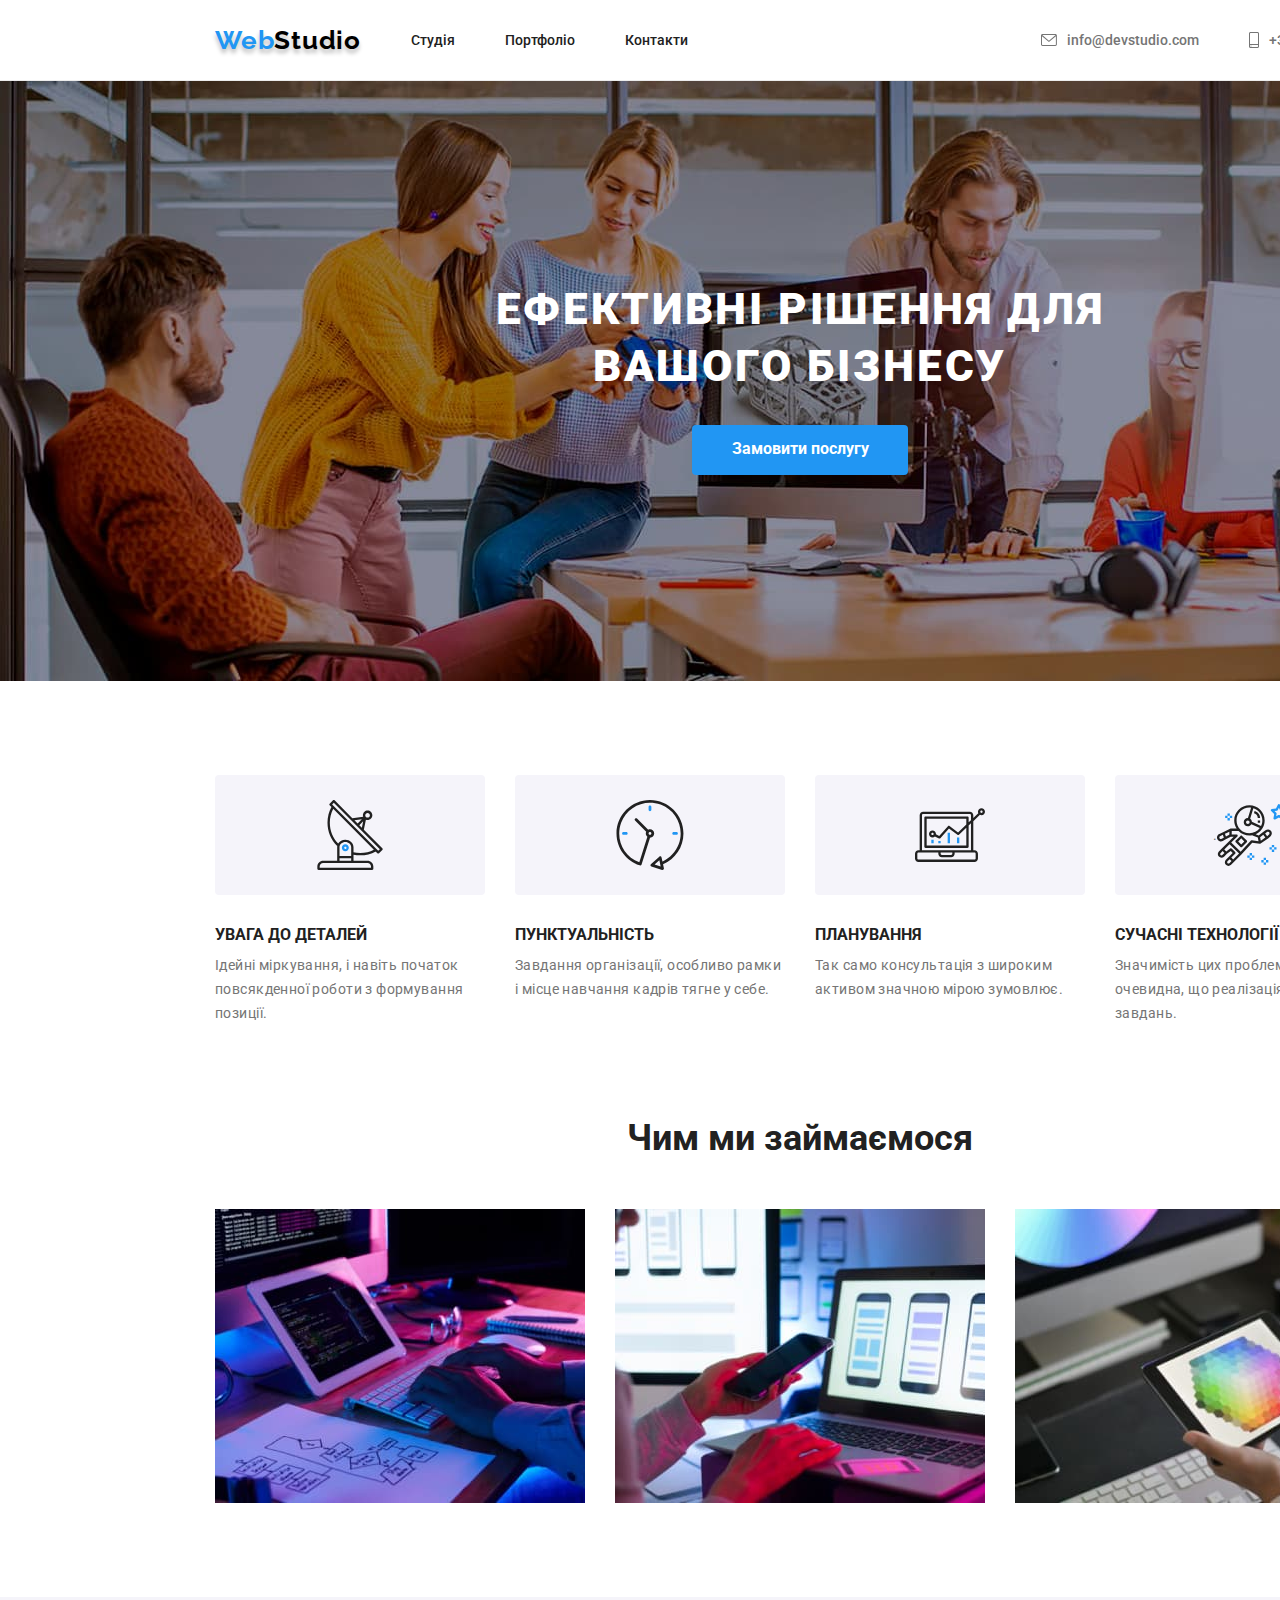
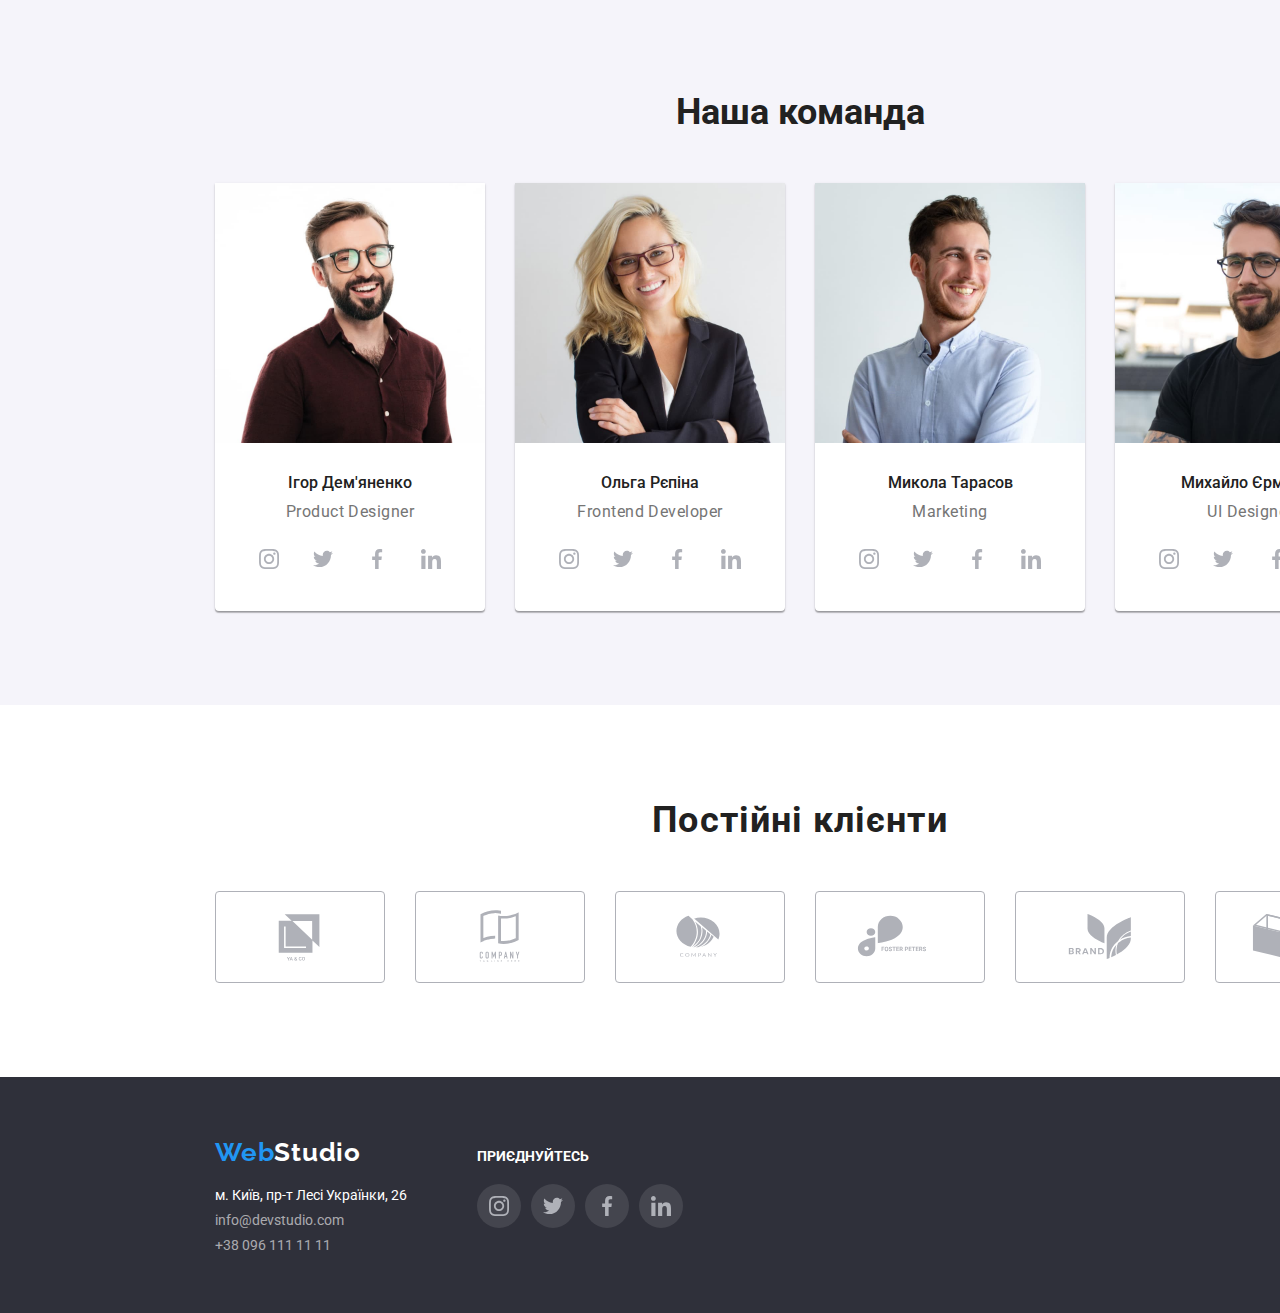
<file: index.html>
<!DOCTYPE html>
<html lang="en">
<head>
    <meta charset="UTF-8">
    <meta name="viewport" content="width=device-width, initial-scale=1.0">
    <title>Studio</title>
    <link rel="stylesheet" href="https://cdnjs.cloudflare.com/ajax/libs/modern-normalize/2.0.0/modern-normalize.min.css">
    <link rel="stylesheet" href="./css/style.css">
    <link rel="preconnect" href="https://fonts.googleapis.com">
    <link rel="preconnect" href="https://fonts.gstatic.com" crossorigin>
    <link href="https://fonts.googleapis.com/css2?family=Raleway:wght@700&family=Roboto:wght@400;500;700;900&display=swap" rel="stylesheet">
</head>
<body>

    <!-- header -->

    <header class="header">
        <div class="container">
            <div class="header-section">
                <nav class="header-nav">
                    <a class="logo" href="./index.html">Web<span class="part">Studio</span></a>
                    <ul class="link-list">
                        <li><a class="link" href="./index.html">Студія</a></li>
                        <li><a class="link" href="./portfolio.html">Портфоліо</a></li>
                        <li><a class="link" href="#">Контакти</a></li>
                    </ul>
                </nav>
                    <ul class="contact-list">
                        <li class="contact-item"><a class="contact envelope" href="mailto:info@devstudio.com">
                            <svg width="16" height="12">
                                <use href="./images/symbol-defs.svg#icon-envelope"></use>
                            </svg>info@devstudio.com</a>
                        </li>
                        <li class="contact-item"><a class="contact smartphone" href="tel:+38 096 111 11 11">
                            <svg width="10" height="16">
                                <use href="./images/symbol-defs.svg#icon-smartphone"></use>
                            </svg>+38 096 111 11 11</a>
                        </li>
                    </ul>
            </div>
        </div>
    </header>

    <!-- main -->

    <main>
        <section class="hero">
            <div class="container">
                <h1 class="hero-title">Ефективні рішення для<br>вашого бізнесу</br></h1>
                <a class="button" href="#">Замовити послугу</a>
            </div>
        </section>

    <!-- advanced -->

        <section class="advanced">
            <div class="container">
                <h2 class="visually-hidden">Переваги</h2>
                <ul class="advanced-list">
                    <li class="advanced-item">
                        <div class="advanced-icon">
                            <svg width="70" height="70">
                                <use href="./images/symbol-defs.svg#icon-antenna"></use>
                            </svg>
                        </div>
                        <h3 class="advanced-title">Увага до деталей</h3>
                        <p class="advanced-text">Ідейні міркування, і навіть початок повсякденної роботи з формування позиції.</p>
                    </li>
                    <li class="advanced-item">
                        <div class="advanced-icon">
                            <svg width="70" height="70">
                                <use href="./images/symbol-defs.svg#icon-clock"></use>
                            </svg>
                        </div>
                        <h3 class="advanced-title">Пунктуальність</h3>
                        <p class="advanced-text">Завдання організації, особливо рамки і місце навчання кадрів тягне у себе.</p>
                    </li>
                    <li class="advanced-item">
                        <div class="advanced-icon">
                            <svg width="70" height="70">
                                <use href="./images/symbol-defs.svg#icon-diagram"></use>
                            </svg>
                        </div>
                        <h3 class="advanced-title">Планування</h3>
                        <p class="advanced-text">Так само консультація з широким активом значною мірою зумовлює.</p>
                    </li>
                    <li class="advanced-item">
                        <div class="advanced-icon"> .
                            <svg width="70" height="70">
                                <use href="./images/symbol-defs.svg#icon-astronaut"></use>
                            </svg>
                        </div>
                        <h3 class="advanced-title">Сучасні технології</h3>
                        <p class="advanced-text">Значимість цих проблем настільки очевидна, що реалізація планових завдань.</p>
                    </li>
                </ul>
            </div>
        </section>

    <!-- photo -->

        <section class="photo">
            <div class="container">
                <h2 class="photo-title">Чим ми займаємося</h2>
                <ul class="photo-list">
                    <li><img src="./images/project1.jpg" alt="project1" width="370"></li>
                    <li><img src="./images/project2.jpg" alt="project2" width="370"></li>
                    <li><img src="./images/project3.jpg" alt="project3" width="370"></li>
                </ul>
            </div>
        </section>

    <!-- team -->

        <section class="team">
            <div class="container">
                <h2 class="team-title">Наша команда</h2>
                <ul class="team-card-list">
                    <li class="team-card-item">
                        <img src="./images/teammate1.jpg" alt="teammate1" width="270">
                        <div class="card">
                            <h3 class="name-title">Ігор Дем'яненко</h3>
                            <p class="team-text">Product Designer</p>
                            <ul class="team-icon-list">
                                <li class="team-icon-list-item">
                                    <a class="team-icon-link" href="#"><svg width="20" height="20">
                                        <use href="./images/symbol-defs.svg#icon-instagram"></use>
                                    </svg></a>
                                </li>
                                <li class="team-icon-list-item">
                                    <a class="team-icon-link" href="#"><svg width="20" height="20">
                                        <use href="./images/symbol-defs.svg#icon-twitter"></use>
                                    </svg></a>
                                </li>
                                <li class="team-icon-list-item">
                                    <a class="team-icon-link" href="#"><svg width="20" height="20">
                                        <use href="./images/symbol-defs.svg#icon-facebook"></use>
                                    </svg></a>
                                </li>
                                <li class="team-icon-list-item">
                                    <a class="team-icon-link" href="#"><svg width="20" height="20">
                                        <use href="./images/symbol-defs.svg#icon-linkedin"></use>
                                    </svg></a>
                                </li>
                            </ul>
                        </div>
                    </li>
                    <li class="team-card-item">
                        <img src="./images/teammate2.jpg" alt="teammate2" width="270">
                        <div class="card">
                            <h3 class="name-title">Ольга Рєпіна</h3>
                            <p class="team-text">Frontend Developer</p>
                            <ul class="team-icon-list">
                                <li class="team-icon-list-item">
                                    <a class="team-icon-link" href="#"><svg width="20" height="20">
                                        <use href="./images/symbol-defs.svg#icon-instagram"></use>
                                    </svg></a>
                                </li>
                                <li class="team-icon-list-item">
                                    <a class="team-icon-link" href="#"><svg width="20" height="20">
                                        <use href="./images/symbol-defs.svg#icon-twitter"></use>
                                    </svg></a>
                                </li>
                                <li class="team-icon-list-item">
                                    <a class="team-icon-link" href="#"><svg width="20" height="20">
                                        <use href="./images/symbol-defs.svg#icon-facebook"></use>
                                    </svg></a>
                                </li>
                                <li class="team-icon-list-item">
                                    <a class="team-icon-link" href="#"><svg width="20" height="20">
                                        <use href="./images/symbol-defs.svg#icon-linkedin"></use>
                                    </svg></a>
                                </li>
                            </ul>
                        </div>
                    </li>
                    <li class="team-card-item">
                        <img src="./images/teammate3.jpg" alt="teammate3" width="270">
                        <div class="card">
                            <h3 class="name-title">Микола Тарасов</h3>
                            <p class="team-text">Marketing</p>
                            <ul class="team-icon-list">
                                <li class="team-icon-list-item">
                                    <a class="team-icon-link" href="#"><svg width="20" height="20">
                                        <use href="./images/symbol-defs.svg#icon-instagram"></use>
                                    </svg></a>
                                </li>
                                <li class="team-icon-list-item">
                                    <a class="team-icon-link" href="#"><svg width="20" height="20">
                                        <use href="./images/symbol-defs.svg#icon-twitter"></use>
                                    </svg></a>
                                </li>
                                <li class="team-icon-list-item">
                                    <a class="team-icon-link" href="#"><svg width="20" height="20">
                                        <use href="./images/symbol-defs.svg#icon-facebook"></use>
                                    </svg></a>
                                </li>
                                <li class="team-icon-list-item">
                                    <a class="team-icon-link" href="#"><svg width="20" height="20">
                                        <use href="./images/symbol-defs.svg#icon-linkedin"></use>
                                    </svg></a>
                                </li>
                            </ul>
                        </div>
                    </li>
                    <li class="team-card-item">
                        <img src="./images/teammate4.jpg" alt="teammate4" width="270">
                        <div class="card">
                            <h3 class="name-title">Михайло Єрмаков</h3>
                            <p class="team-text">UI Designer</p>
                            <ul class="team-icon-list">
                                <li class="team-icon-list-item">
                                    <a class="team-icon-link" href="#"><svg width="20" height="20">
                                        <use href="./images/symbol-defs.svg#icon-instagram"></use>
                                    </svg></a>
                                </li>
                                <li class="team-icon-list-item">
                                    <a class="team-icon-link" href="#"><svg width="20" height="20">
                                        <use href="./images/symbol-defs.svg#icon-twitter"></use>
                                    </svg></a>
                                </li>
                                <li class="team-icon-list-item">
                                    <a class="team-icon-link" href="#"><svg width="20" height="20">
                                        <use href="./images/symbol-defs.svg#icon-facebook"></use>
                                    </svg></a>
                                </li>
                                <li class="team-icon-list-item">
                                    <a class="team-icon-link" href="#"><svg width="20" height="20">
                                        <use href="./images/symbol-defs.svg#icon-linkedin"></use>
                                    </svg></a>
                                </li>
                            </ul>
                        </div>
                    </li>
                </ul>
            </div>
        </section>

    <!-- clients -->
    
        <section class="clients">
            <div class="container">
                <h2 class="clients-title">Постійні клієнти</h2>
                <ul class="clients-list">
                    <li class="clients-item">
                        <a class="clients-link" href="#"><svg width="106" height="60">
                            <use href="./images/symbol-defs.svg#icon-Logo1"></use>
                        </svg></a>
                    </li>
                    <li class="clients-item">
                        <a class="clients-link" href="#"><svg width="106" height="60">
                            <use href="./images/symbol-defs.svg#icon-Logo2"></use>
                    </svg></a>
                    </li>
                    <li class="clients-item">
                        <a class="clients-link" href="#"><svg width="106" height="60">
                            <use href="./images/symbol-defs.svg#icon-Logo3"></use>
                    </svg></a>
                    </li>
                    <li class="clients-item">
                        <a class="clients-link" href="#"><svg width="106" height="60">
                            <use href="./images/symbol-defs.svg#icon-Logo4"></use>
                    </svg></a>
                    </li>
                    <li class="clients-item">
                        <a class="clients-link" href="#"><svg width="106" height="60">
                            <use href="./images/symbol-defs.svg#icon-Logo5"></use>
                    </svg></a>
                    </li>
                    <li class="clients-item">
                        <a class="clients-link" href="#"><svg width="106" height="60">
                            <use href="./images/symbol-defs.svg#icon-Logo6"></use>
                    </svg></a>
                    </li>
                </ul>
            </div>
        </section>
    </main>

    <!-- footer -->

    <footer class="footer">
        <div class="container footer-nav">
            <div>
                <a class="logo" href="./index.html">Web<span class="part">Studio</span></a>
                <address class="address">
                    <ul class="address-list">
                        <li><a class="link" href="https://goo.gl/maps/CPtrU1FHBa2aNyZL9" target="_blank" rel="noopener noreferrer nofollow">м. Київ, пр-т Лесі Українки, 26</a></li>
                        <li><a class="contact" href="#">info@devstudio.com</a></li>
                        <li><a class="contact" href="#">+38 096 111 11 11</a></li>
                    </ul>
                </address>
            </div>
            <div>
                <h2 class="join-title">Приєднуйтесь</h2>
                <ul class="join-list">
                    <li class="join-item">
                        <a class="join-link" href="#"><svg width="20" height="20">
                            <use href="./images/symbol-defs.svg#icon-instagram"></use>
                        </svg></a>
                    </li>
                    <li class="join-item">
                        <a class="join-link" href="#"><svg width="20" height="20">
                            <use href="./images/symbol-defs.svg#icon-twitter"></use>
                        </svg></a>
                    </li>
                    <li class="join-item">
                        <a class="join-link" href="#"><svg width="20" height="20">
                            <use href="./images/symbol-defs.svg#icon-facebook"></use>
                        </svg></a>
                    </li>
                    <li class="join-item">
                        <a class="join-link" href="#"><svg width="20" height="20">
                            <use href="./images/symbol-defs.svg#icon-linkedin"></use>
                        </svg></a>
                    </li>
                </ul>
            </div>
        </div>
    </footer>
</body>
</html>
</file>
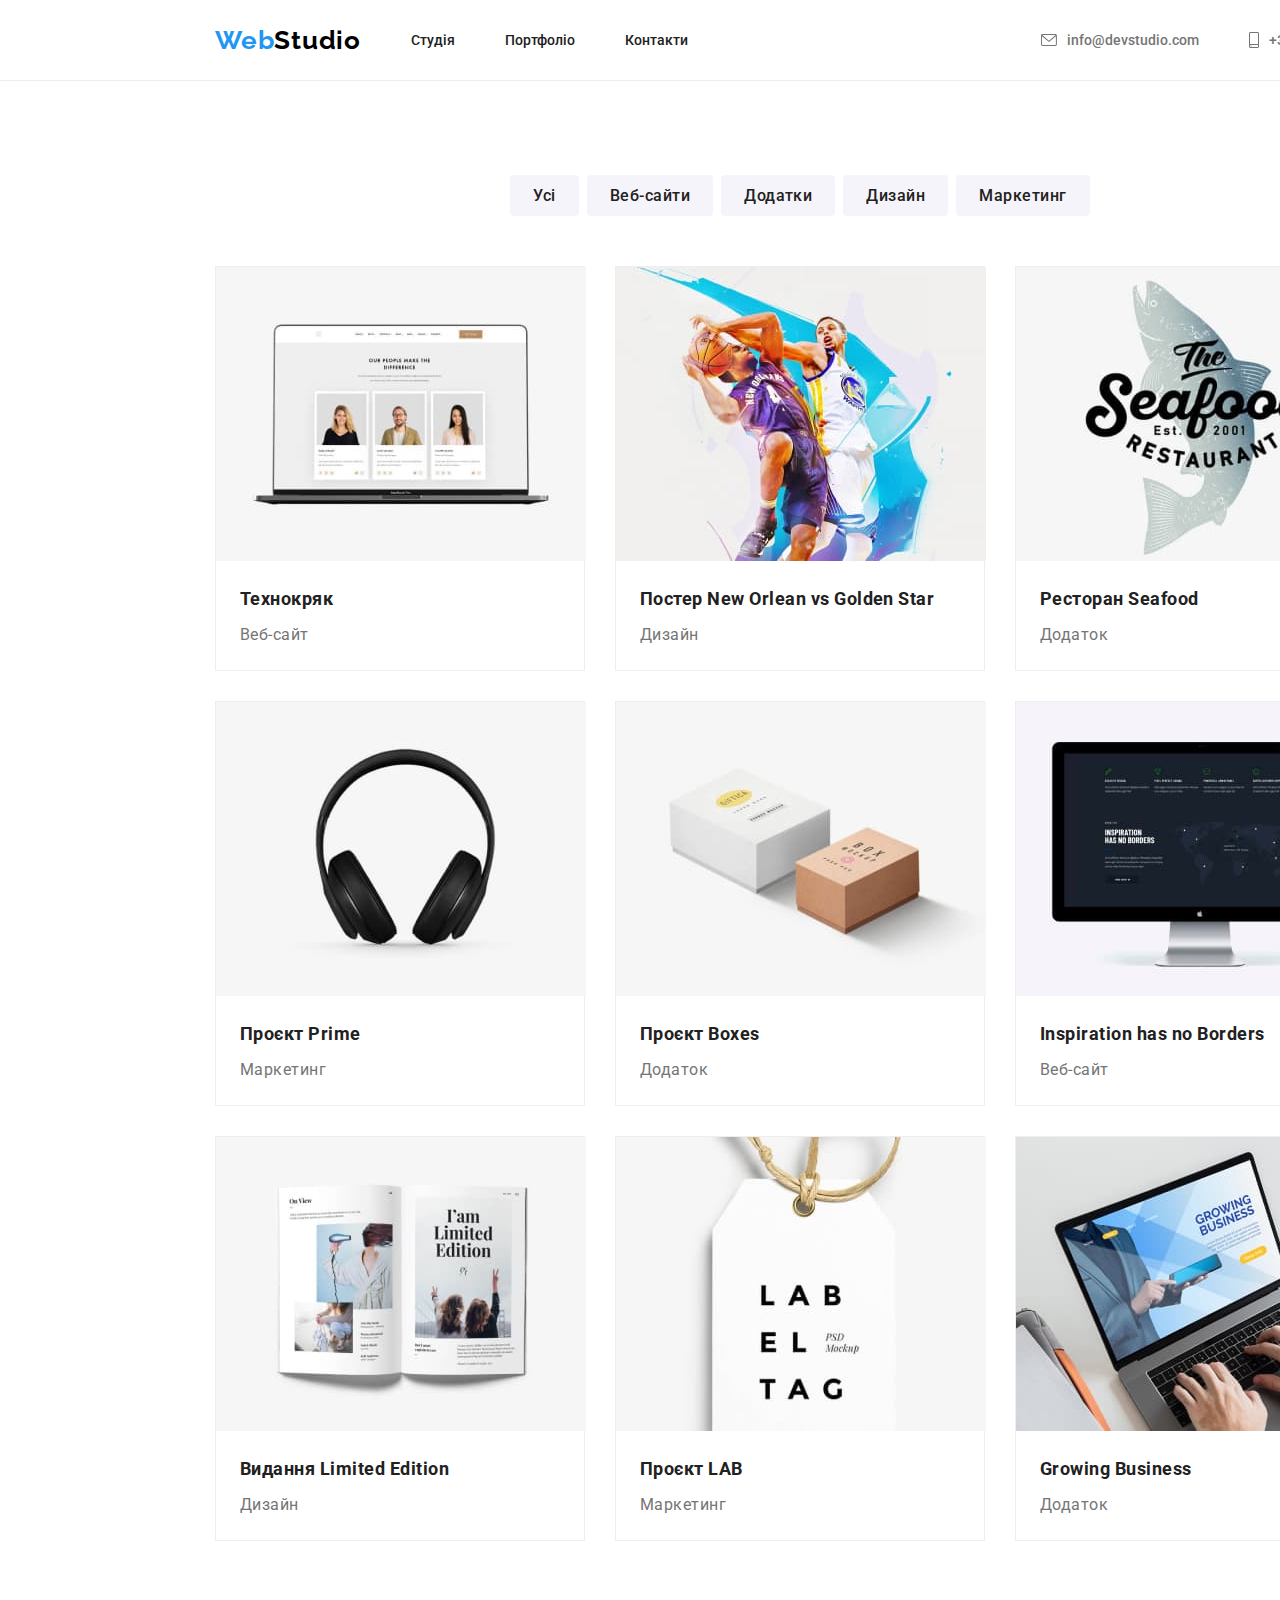
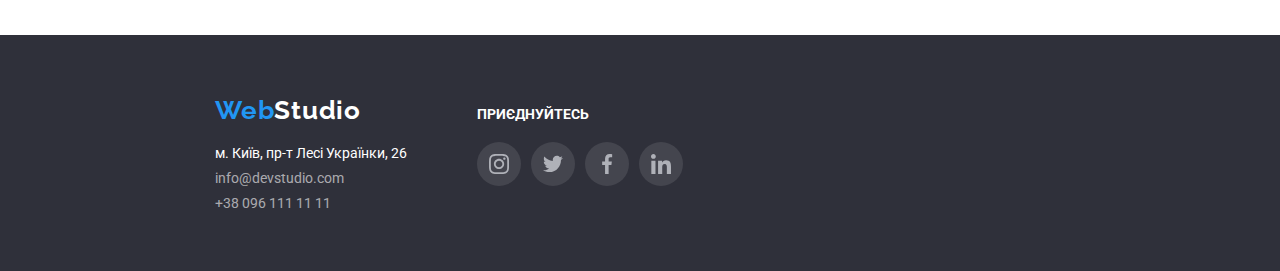
<file: portfolio.html>
<!DOCTYPE html>
<html lang="en">
<head>
    <meta charset="UTF-8">
    <meta name="viewport" content="width=device-width, initial-scale=1.0">
    <title>Portfolio</title>
    <link rel="stylesheet" href="https://cdnjs.cloudflare.com/ajax/libs/modern-normalize/2.0.0/modern-normalize.min.css">
    <link rel="stylesheet" href="./css/style.css">
    <link rel="preconnect" href="https://fonts.googleapis.com">
    <link rel="preconnect" href="https://fonts.gstatic.com" crossorigin>
    <link href="https://fonts.googleapis.com/css2?family=Raleway:wght@700&family=Roboto:wght@400;500;700;900&display=swap" rel="stylesheet">
</head>
<body>

    <!-- header -->

    <header class="header portfolio-page">
        <div class="container">
            <div class="header-section">
                <nav class="header-nav">
                    <a class="logo" href="./index.html">Web<span class="part">Studio</span></a>
                    <ul class="link-list">
                        <li><a class="link" href="./index.html">Студія</a></li>
                        <li><a class="link" href="./portfolio.html">Портфоліо</a></li>
                        <li><a class="link" href="#">Контакти</a></li>
                    </ul>
                </nav>
                    <ul class="contact-list">
                        <li class="contact-item"><a class="contact envelope" href="mailto:info@devstudio.com">
                            <svg width="16" height="12">
                                <use href="./images/symbol-defs.svg#icon-envelope"></use>
                            </svg>info@devstudio.com</a>
                        </li>
                        <li class="contact-item"><a class="contact smartphone" href="tel:+38 096 111 11 11">
                            <svg width="10" height="16">
                                <use href="./images/symbol-defs.svg#icon-smartphone"></use>
                            </svg>+38 096 111 11 11</a>
                        </li>
                    </ul>
            </div>
        </div>
    </header>

    <!-- main -->

    <main>
        <section class="portfolio">
            <div class="container">
                <ul class="button-list">
                    <li><button class="button">Усі</button></li>
                    <li><button class="button">Веб-сайти</button></li>
                    <li><button class="button">Додатки</button></li>
                    <li><button class="button">Дизайн</button></li>
                    <li><button class="button">Маркетинг</button></li>
                </ul>
            </div>
            <div class="container poster">
                <h1 class="visually-hidden">Проекти</h1>
                <ul class="portfolio-list">
                    <li class="portfolio-item">
                        <img src="./images/poster1.jpg" alt="">
                        <h2 class="portfolio-title">Технокряк</h2>
                        <p class="portfolio-text">Веб-сайт</p>
                    </li>
                    <li class="portfolio-item">
                        <img src="./images/poster2.jpg" alt="">
                        <h2 class="portfolio-title">Постер New Orlean vs Golden Star</h2>
                        <p class="portfolio-text">Дизайн</p>
                    </li>
                    <li class="portfolio-item">
                        <img src="./images/poster3.jpg" alt="">
                        <h2 class="portfolio-title">Ресторан Seafood</h2>
                        <p class="portfolio-text">Додаток</p>
                    </li>
                    <li class="portfolio-item">
                        <img src="./images/poster4.jpg" alt="">
                        <h2 class="portfolio-title">Проєкт Prime</h2>
                        <p class="portfolio-text">Маркетинг</p>
                    </li>
                    <li class="portfolio-item">
                        <img src="./images/poster5.jpg" alt="">
                        <h2 class="portfolio-title">Проєкт Boxes</h2>
                        <p class="portfolio-text">Додаток</p>
                    </li>
                    <li class="portfolio-item">
                        <img src="./images/poster6.jpg" alt="">
                        <h2 class="portfolio-title">Inspiration has no Borders</h2>
                        <p class="portfolio-text">Веб-сайт</p>
                    </li>
                    <li class="portfolio-item">
                        <img src="./images/poster7.jpg" alt="">
                        <h2 class="portfolio-title">Видання Limited Edition</h2>
                        <p class="portfolio-text">Дизайн</p>
                    </li>
                    <li class="portfolio-item">
                        <img src="./images/poster8.jpg" alt="">
                        <h2 class="portfolio-title">Проєкт LAB</h2>
                        <p class="portfolio-text">Маркетинг</p>
                    </li>
                    <li class="portfolio-item">
                        <img src="./images/poster9.jpg" alt="">
                        <h2 class="portfolio-title">Growing Business</h2>
                        <p class="portfolio-text">Додаток</p>
                    </li>
                </ul>
            </div>
        </section>
    </main>

    <!-- footer -->

    <footer class="footer portfolio-footer">
        <div class="container footer-nav">
            <div>
                <a class="logo" href="./index.html">Web<span class="part">Studio</span></a>
                <address class="address">
                    <ul class="address-list">
                        <li><a class="link" href="https://goo.gl/maps/CPtrU1FHBa2aNyZL9" target="_blank" rel="noopener noreferrer nofollow">м. Київ, пр-т Лесі Українки, 26</a></li>
                        <li><a class="contact" href="#">info@devstudio.com</a></li>
                        <li><a class="contact" href="#">+38 096 111 11 11</a></li>
                    </ul>
                </address>
            </div>
            <div>
                <h2 class="join-title">Приєднуйтесь</h2>
                <ul class="join-list">
                    <li class="join-item">
                        <a class="join-link" href="#"><svg width="20" height="20">
                            <use href="./images/symbol-defs.svg#icon-instagram"></use>
                        </svg></a>
                    </li>
                    <li class="join-item">
                        <a class="join-link" href="#"><svg width="20" height="20">
                            <use href="./images/symbol-defs.svg#icon-twitter"></use>
                        </svg></a>
                    </li>
                    <li class="join-item">
                        <a class="join-link" href="#"><svg width="20" height="20">
                            <use href="./images/symbol-defs.svg#icon-facebook"></use>
                        </svg></a>
                    </li>
                    <li class="join-item">
                        <a class="join-link" href="#"><svg width="20" height="20">
                            <use href="./images/symbol-defs.svg#icon-linkedin"></use>
                        </svg></a>
                    </li>
                </ul>
            </div>
        </div>
    </footer>
</body>
</html>
</file>
<file: css/style.css>
:root {
    --primary-text-color: #757575;
    --title-text-color: #212121;
    --accent-color: #2196F3;
    --team-background-color: #F5F4FA;
    --footer-color: #2F303A;
    --color-white: #FFFFFF;
    --color-black: #000000;
    --footer-contact-color: rgba(255, 255, 255, 0.60);
    --link-ikon-color: #AFB1B8;
}

body {
    color: var(--primary-text-color);
    font-family: Roboto, sans-serif;
    font-size: 14px;
    font-weight: 400;
    background-color: var(--color-white);
    line-height: normal;
    width: 1600px;
}

.visually-hidden {
    position: absolute;
    white-space: nowrap;
    width: 1px;
    height: 1px;
    overflow: hidden;
    border: 0;
    padding: 0;
    clip: rect(0 0 0 0);
    clip-path: inset(50%);
    margin: -1px;
}

h1,
h2,
h3,
h4,
h5,
h6,
p {
    margin: 0px;
    padding: 0px;
}

ul {
    margin: 0px;
    padding: 0px;
    list-style: none;
}

.container {
    width: 1200px;
    padding-left: 15px;
    padding-right: 15px;
    margin-left: auto;
    margin-right: auto;
    /* outline: 1px solid tomato; */
}

img {
    display: block;
    height: auto;
}


/* header */


.header {
    border-bottom: 1px solid #ECECEC;
}

.logo {
    color: var(--accent-color);
    font-family: Raleway;
    font-size: 26px;
    font-weight: 700;
    letter-spacing: 0.78px;
    line-height: normal;
    text-decoration: none;
    text-shadow: 0px 4px 4px rgba(0, 0, 0, 0.25);
}

.part {
    color: var(--color-black);
}

.header .link {
    display: block;
    margin: 32px 0;

    color: var(--title-text-color);
    font-weight: 500;
    text-decoration: none;
}

.header .link:hover,
.header .link:focus {
    color: var(--accent-color);
}

.header .contact {
    color: var(--primary-text-color);
    font-weight: 500;
    text-decoration: none;
}

.header .contact:hover,
.header .contact:focus {
    color: var(--accent-color);
}

.header-section {
    display: flex;
    justify-content: space-between;
}

.header-nav {
    display: flex;
    gap: 50px;
    align-items: center;

}

.header .link-list {
    display: flex;
    gap: 50px;
}

.header .contact-list {
    display: flex;
    justify-content: center;
    align-items: center;
    gap: 50px;
}

.contact-item .contact {
    display: flex;
    justify-content: center;
    align-items: center;
    gap: 10px;
    fill: var(--primary-text-color);
}

.contact-item .contact:hover,
.contact-item .contact:focus {
    fill: var(--accent-color);
}


/* hero */

.hero {
    background-color: var(--footer-color);
    width: 1600px;
    height: 600px;
    margin-left: auto;
    margin-right: auto;
    padding-top: 200px;
    padding-bottom: 280px;

    background-image: url(../images/hero\ image.jpg);
    background-repeat: no-repeat;
    background-size: cover;
    background-position: center;
}

.hero-title {
    color: var(--color-white);
    margin-bottom: 30px;

    font-size: 44px;
    font-weight: 900;
    text-transform: uppercase;
    text-align: center;
    line-height: 1.3;
    letter-spacing: 2.64px;
}

.hero .button {
    display: block;
    color: var(--color-white);
    background-color: var(--accent-color);
    padding: 10px 32px;
    width: 216px;
    height: 50px;
    border-radius: 4px;
    margin-left: auto;
    margin-right: auto;

    font-family: Roboto;
    font-size: 16px;
    font-weight: 700;
    line-height: 1.8;
    text-align: center;
    text-decoration: none;
}


/* advanced */

.advanced {
    padding-top: 94px;
    padding-bottom: 94px;
}

.advanced .container {
    display: flex;
    height: 248px;

}

.advanced-list {
    display: flex;
    /* justify-content: center; */
    gap: 30px;
}

.advanced-item {
    width: 270px;
}

.advanced-icon {
    display: flex;
    justify-content: center;
    align-items: center;
    
    background-color: var(--team-background-color);
    border-radius: 4px;
    height: 120px;
    margin-bottom: 30px;
}

.advanced-title {
    margin-bottom: 10px;

    color: var(--title-text-color);
    font-weight: 700;
    text-transform: uppercase;
}

.advanced-text {
    color: var(--primary-text-color);
    line-height: 1.7;
    letter-spacing: 0.42px;
}


/* photo */


.photo {
    padding-bottom: 94px;
}

.photo .photo-title {
    margin-bottom: 50px;

    color: var(--title-text-color);
    text-align: center;
    font-size: 36px;
    font-weight: 700;
}

.photo .photo-list {
    display: flex;
    justify-content: center;
    gap: 30px;
}


/* team */

.team {
    padding-top: 94px;
    padding-bottom: 94px;

    background-color: var(--team-background-color);
    text-align: center;
}

.team-title {
    margin-bottom: 50px;

    color: var(--title-text-color);
    font-size: 36px;
    font-weight: 700;
}

.team-card-list {
    display: flex;
    justify-content: center;
    gap: 30px;
}

.team-card-item {
    width: calc((100%-90) / 4);
    background-color: var(--color-white);
    box-shadow: 0px 2px 1px 0px rgba(0, 0, 0, 0.20), 0px 1px 1px 0px rgba(0, 0, 0, 0.14), 0px 1px 3px 0px rgba(0, 0, 0, 0.12);
    border-radius: 0px 0px 4px 4px;
}

.name-title {
    margin-bottom: 10px;

    color: var(--title-text-color);
    font-size: 16px;
    font-weight: 500;
}

.team-text {
    margin-bottom: 16px;

    color: var(--primary-text-color);
    font-size: 16px;
    font-weight: 400;
    letter-spacing: 0.48px;
}

.team-icon-list {
    display: flex;
    justify-content: center;
    align-items: center;
    column-gap: 10px;
}

.team-icon-list-item {
    display: block;
    width: 44px;
    height: 44px;
    border-radius: 50%;
}

.team-icon-list-item:hover,
.team-icon-list-item:focus {
    fill: var(--color-white);
    background-color: var(--accent-color);
}

.card {
    padding: 30px 0;
}

.team-icon-link {
    display: flex;
    justify-content: center;
    align-items: center;

    width: 100%;
    height: 100%;
    fill: var(--link-ikon-color);
    border-radius: 50%;
}

.team-icon-link:hover,
.team-icon-link:focus {
    fill: var(--color-white);
    background-color: var(--accent-color);
}


/* clients */

.clients {
    padding-top: 94px;
    padding-bottom: 94px;
    background-color: var(--color-white);
    text-align: center;
}

.clients-title {
    margin-bottom: 50px;

    font-size: 36px;
    font-weight: 700;
    letter-spacing: 1.08px;
    color: var(--title-text-color);
}

.clients-list {
    display: flex;
    justify-content: center;
    align-items: center;
    column-gap: 30px;
}

.clients-item {
    display: block;
    width: calc((100% - 150px) / 6);
    height: 92px;
    border: 1px solid var(--link-ikon-color);
    border-radius: 4px;
}

.clients-item:hover,
.clients-item:focus {
    fill: var(--accent-color);
    border: 1px solid var(--accent-color);
}

.clients-link {
    display: flex;
    justify-content: center;
    align-items: center;
    width: 100%;
    height: 100%;
    fill: var(--link-ikon-color);
}

.clients-link:hover, 
.clients-link:focus{
    fill: var(--accent-color);
}



.footer {
    padding-top: 60px;
    padding-bottom: 60px;

    background-color: var(--footer-color);
}

.footer .logo {
    display: block;
    margin-bottom: 20px;
    text-shadow: none;
}

.footer .part {
    color: var(--color-white);
}

.address-list .link {
    font-size: 14px;
    font-weight: 400;
    color: var(--color-white);
    text-decoration: none;
    font-style: normal;
}

.address .link:hover,
.address .link:focus {
    color: var(--accent-color);
}

.address-list {
    display: flex;
    flex-direction: column;
    gap: 9px;
}

.address-list .contact {
    color: rgba(255, 255, 255, 0.60);
    font-size: 14px;
    font-weight: 400;
    text-decoration: none;
    font-style: normal;
}

.address .contact:hover,
.address .contact:focus {
    color: var(--accent-color);
}

.footer-nav {
    display: flex;
    align-items: baseline;
    column-gap: 70px;
}

.join-title {
    margin-bottom: 20px;

    font-weight: 700;
    font-size: 14px;
    text-transform: uppercase;
    color: var(--color-white);
}

.join-list {
    display: flex;
    align-items: center;
    column-gap: 10px;
}

.join-item {
    display: flex;
    justify-content:center;
    align-items: center;
    width: 44px;
    height: 44px;
}

.join-link {
    display: flex;
    justify-content: center;
    align-items: center;
    width: 100%;
    height: 100%;
    border-radius: 50%;
    background-color: rgba(255, 255, 255, 0.1);
    fill: var(--link-ikon-color);
}

.join-link:hover,
.join-link:focus {
    fill: var(--color-white);
    background-color: var(--accent-color);
}

/* portfolio */


.portfolio-page .logo {
    text-shadow: none;
}

.portfolio-footer {
    margin-top: 94px;
}

.portfolio {
    margin-top: 94px;
}

.portfolio .container {
    display: flex;
    justify-content: center;
}

.button-list {
    display: flex;
    justify-content: center;
    gap: 8px;
}

.portfolio .button {
    display: block;
    color: var(--title-text-color);
    background-color: var(--team-background-color);
    border-radius: 4px;
    border: 1px solid transparent;
    padding: 6px 22px;
    cursor: pointer;

    font-size: 16px;
    font-weight: 500;
    line-height: 1.7;
    letter-spacing: 0.48px;
}

.portfolio .button:hover,
.portfolio .button:focus {
    color: var(--color-white);
    background-color: var(--accent-color);
}

.portfolio-list {
    display: flex;
    flex-wrap: wrap;
    gap: 30px;
    margin-top: 50px;
}

.portfolio-item {
    width: 370px;
    border: 1px solid #EEE;
    background: #FFF;
}

.portfolio-item:hover,
.portfolio-item:focus {
    box-shadow: 1px 4px 6px 0px rgba(0, 0, 0, 0.16), 0px 4px 4px 0px rgba(0, 0, 0, 0.06), 0px 1px 1px 0px rgba(0, 0, 0, 0.12);
    cursor: pointer;
}

.portfolio-title {
    color: var(--title-text-color);
    margin-top: 20px;
    margin-left: 24px;
    margin-right: 24px;

    font-size: 18px;
    font-weight: 700;
    line-height: 2;
    letter-spacing: 0.48px;
}

.portfolio-text {
    color: var(--primary-text-color);
    margin-left: 24px;
    margin-right: 24px;
    margin-top: 4px;
    margin-bottom: 20px;

    font-size: 16px;
    font-weight: 400;
    line-height: 1.8;
    letter-spacing: 0.48px;
}
</file>
